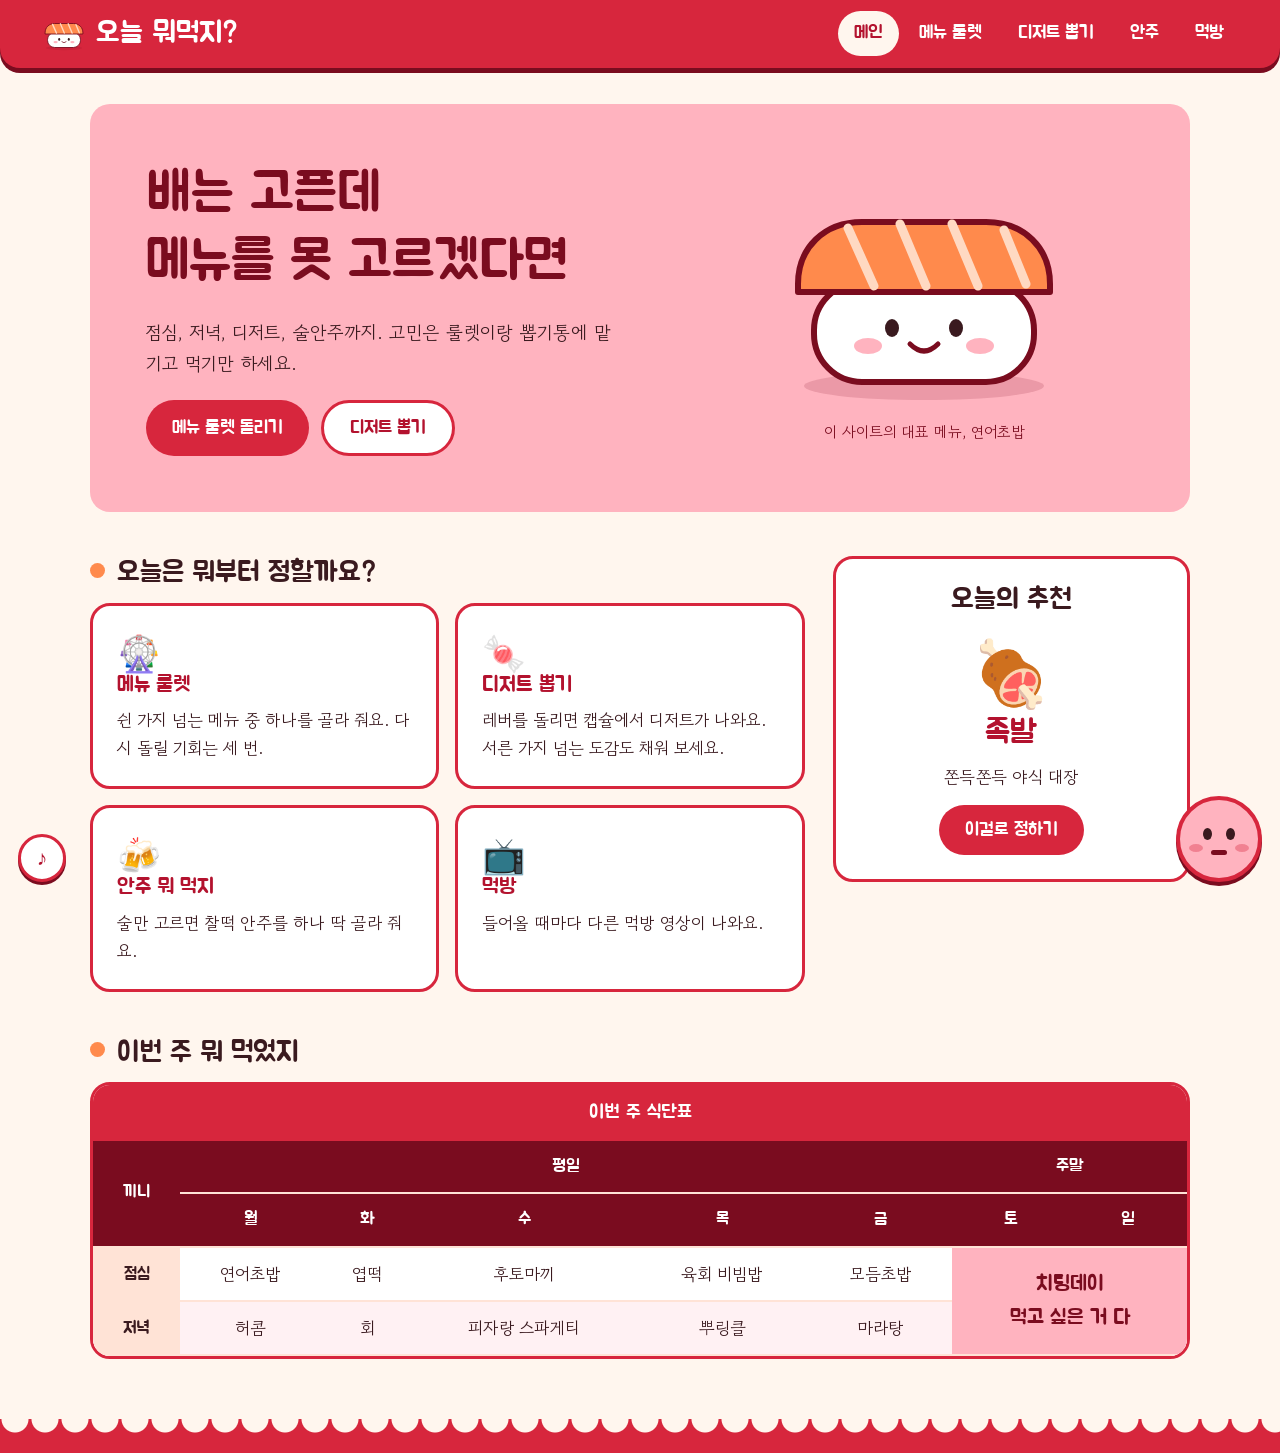
<file: index.html>
<!DOCTYPE html>
<!-- [평가 1] HTML 기본 구조 : DOCTYPE → html → head → body -->
<html lang="ko">
<head>
  <meta charset="UTF-8">
  <meta name="viewport" content="width=device-width, initial-scale=1">
  <meta name="description" content="오늘 뭐 먹을지 대신 골라 주는 메뉴 룰렛, 디저트 뽑기, 안주 추천 사이트">
  <title>오늘 뭐먹지? — 메인</title>
  <link rel="icon" href="img/salmon-sushi.svg" type="image/svg+xml">
  <link rel="preconnect" href="https://fonts.googleapis.com">
  <link rel="preconnect" href="https://fonts.gstatic.com" crossorigin>
  <link rel="stylesheet" href="https://fonts.googleapis.com/css2?family=Jua&family=Gowun+Dodum&display=swap">
  <!-- 스타일 합치기 : 공통 → 페이지 전용 순서 -->
  <link rel="stylesheet" href="css/common.css">
  <link rel="stylesheet" href="css/index.css">
</head>
<body>

  <!-- [평가 4] 시맨틱 태그 : header / nav -->
  <header class="site-header">
    <a class="logo" href="index.html"><img src="img/salmon-sushi.svg" alt="" width="48" height="36">오늘 뭐먹지?</a>
    <nav class="site-nav" aria-label="주요 메뉴">
      <ul>
        <!-- [평가 3] 하이퍼링크 (페이지 이동) -->
        <li><a href="index.html" class="active" aria-current="page">메인</a></li>
        <li><a href="roulette.html">메뉴 룰렛</a></li>
        <li><a href="dessert.html">디저트 뽑기</a></li>
        <li><a href="anju.html">안주</a></li>
        <li><a href="mukbang.html">먹방</a></li>
      </ul>
    </nav>
  </header>

  <!-- [평가 4] 시맨틱 태그 : main / section / article / aside / figure -->
  <main class="container">

    <section class="hero" aria-labelledby="hero-title">
      <div class="hero-text">
        <h1 id="hero-title">배는 고픈데<br>메뉴를 못 고르겠다면</h1>
        <p>점심, 저녁, 디저트, 술안주까지. 고민은 룰렛이랑 뽑기통에 맡기고 먹기만 하세요.</p>
        <div class="hero-actions">
          <a class="btn" href="roulette.html">메뉴 룰렛 돌리기</a>
          <a class="btn btn-outline" href="dessert.html">디저트 뽑기</a>
        </div>
      </div>
      <!-- [평가 3] 그림 삽입 (직접 그린 SVG) -->
      <figure class="hero-figure">
        <img src="img/salmon-sushi.svg" alt="웃고 있는 연어초밥 캐릭터" width="320" height="240">
        <figcaption>이 사이트의 대표 메뉴, 연어초밥</figcaption>
      </figure>
    </section>

    <div class="home-grid">
      <section aria-labelledby="shortcut-title">
        <h2 class="section-title" id="shortcut-title">오늘은 뭐부터 정할까요?</h2>
        <div class="shortcuts">
          <article class="card shortcut">
            <span class="shortcut-icon" aria-hidden="true">🎡</span>
            <h3><a class="stretch" href="roulette.html">메뉴 룰렛</a></h3>
            <p>쉰 가지 넘는 메뉴 중 하나를 골라 줘요. 다시 돌릴 기회는 세 번.</p>
          </article>
          <article class="card shortcut">
            <span class="shortcut-icon" aria-hidden="true">🍬</span>
            <h3><a class="stretch" href="dessert.html">디저트 뽑기</a></h3>
            <p>레버를 돌리면 캡슐에서 디저트가 나와요. 서른 가지 넘는 도감도 채워 보세요.</p>
          </article>
          <article class="card shortcut">
            <span class="shortcut-icon" aria-hidden="true">🍻</span>
            <h3><a class="stretch" href="anju.html">안주 뭐 먹지</a></h3>
            <p>술만 고르면 찰떡 안주를 하나 딱 골라 줘요.</p>
          </article>
          <article class="card shortcut">
            <span class="shortcut-icon" aria-hidden="true">📺</span>
            <h3><a class="stretch" href="mukbang.html">먹방</a></h3>
            <p>들어올 때마다 다른 먹방 영상이 나와요.</p>
          </article>
        </div>
      </section>

      <aside class="home-side">
        <article class="card today" aria-labelledby="today-title">
          <h2 id="today-title">오늘의 추천</h2>
          <p class="today-emoji" id="today-emoji" aria-hidden="true">🍣</p>
          <p class="today-name" id="today-name">연어초밥</p>
          <p id="today-comment">새로고침하면 다른 메뉴가 나와요.</p>
          <a class="btn" id="today-link" href="roulette.html">이걸로 정하기</a>
        </article>

      </aside>
    </div>

    <section aria-labelledby="week-title">
      <h2 class="section-title" id="week-title">이번 주 뭐 먹었지</h2>
      <!-- [평가 2] TABLE : caption, thead/tbody, th, rowspan, colspan 사용 -->
      <div class="table-wrap">
        <table>
          <caption>이번 주 식단표</caption>
          <thead>
            <tr>
              <th scope="col" rowspan="2">끼니</th>
              <th scope="colgroup" colspan="5">평일</th>
              <th scope="colgroup" colspan="2">주말</th>
            </tr>
            <tr>
              <th scope="col">월</th>
              <th scope="col">화</th>
              <th scope="col">수</th>
              <th scope="col">목</th>
              <th scope="col">금</th>
              <th scope="col">토</th>
              <th scope="col">일</th>
            </tr>
          </thead>
          <tbody>
            <tr>
              <th scope="row">점심</th>
              <td>연어초밥</td>
              <td>엽떡</td>
              <td>후토마끼</td>
              <td>육회 비빔밥</td>
              <td>모듬초밥</td>
              <td class="cheat" rowspan="2" colspan="2">치팅데이<br>먹고 싶은 거 다</td>
            </tr>
            <tr>
              <th scope="row">저녁</th>
              <td>허콤</td>
              <td>회</td>
              <td>피자랑 스파게티</td>
              <td>뿌링클</td>
              <td>마라탕</td>
            </tr>
          </tbody>
        </table>
      </div>
    </section>

  </main>

  <footer class="site-footer"></footer>

  <!-- 마스코트 : 카드에 마우스를 올리면 입을 벌림 (common.css 7번) -->
  <div class="mascot" aria-hidden="true">
    <span class="eye left"></span><span class="eye right"></span>
    <span class="cheek left"></span><span class="cheek right"></span>
    <span class="mouth"></span><span class="bubble">냠?</span>
  </div>

  <!-- [평가 3] 음악 삽입 : 직접 만든 배경음악, 작은 소리로 계속 재생 (js/common.js) -->
  <audio id="bgm" src="sound/bgm.wav" loop preload="auto"></audio>
  <button type="button" class="bgm-toggle" id="bgm-toggle" aria-label="배경음악 끄기" aria-pressed="true">♪</button>

  <script src="js/data.js"></script>
  <script src="js/common.js"></script>
  <script src="js/index.js"></script>
</body>
</html>
</file>
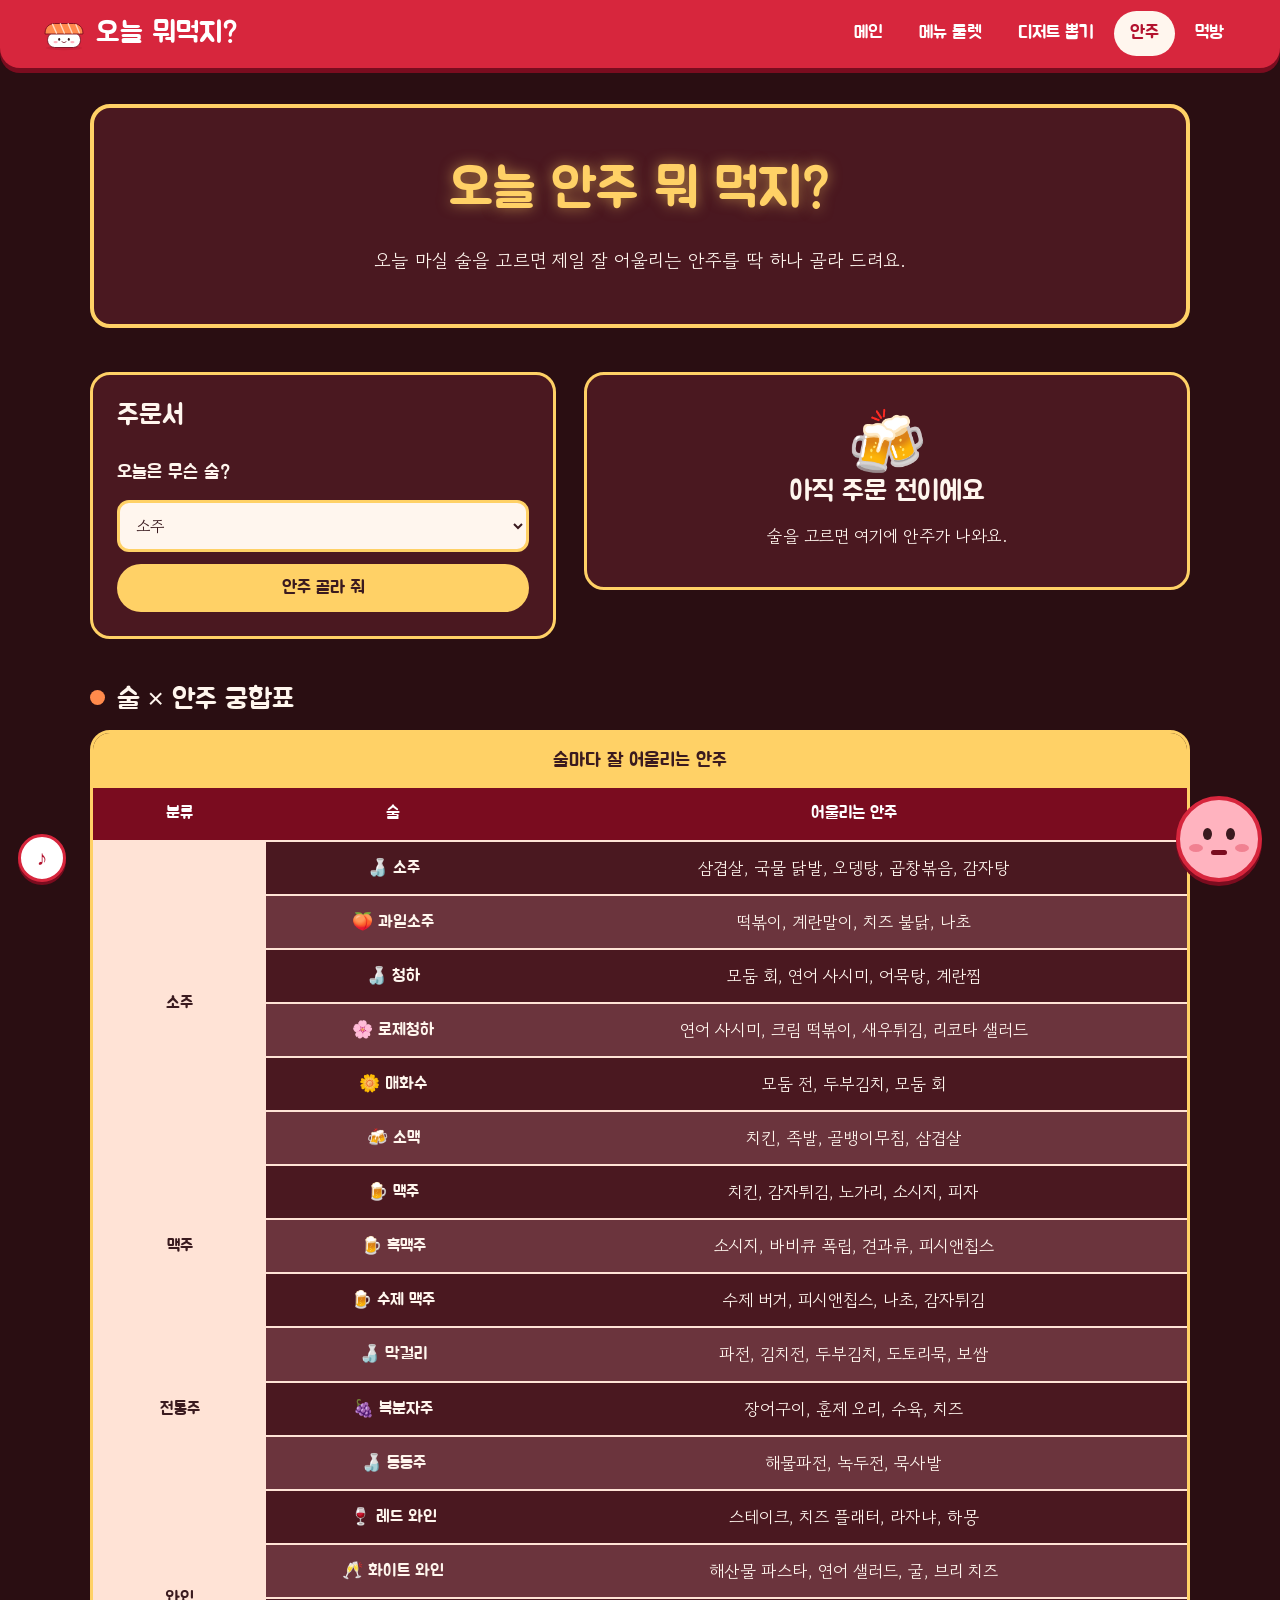
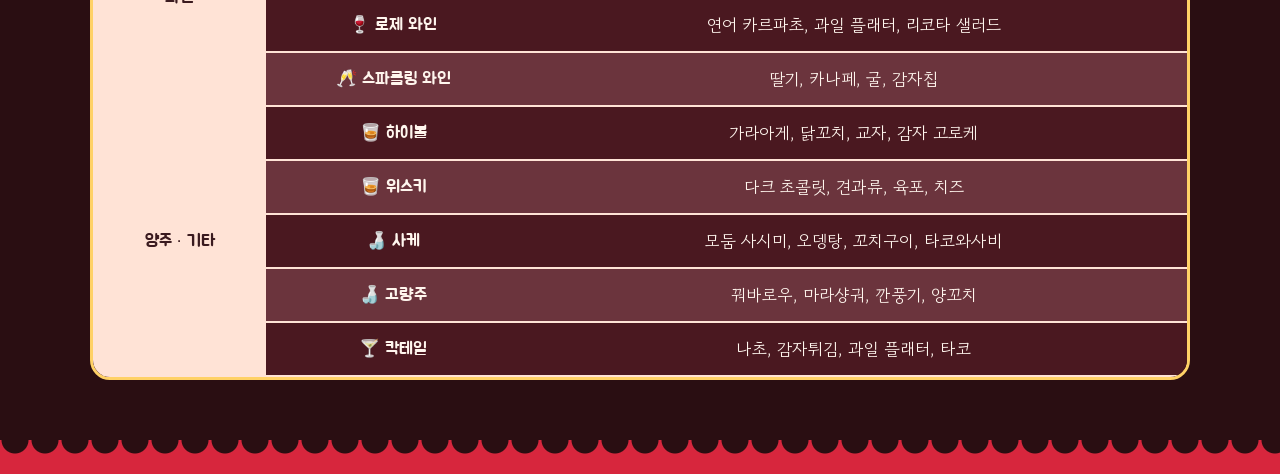
<file: anju.html>
<!DOCTYPE html>
<html lang="ko">
<head>
  <meta charset="UTF-8">
  <meta name="viewport" content="width=device-width, initial-scale=1">
  <title>오늘 뭐먹지? — 안주 뭐 먹지</title>
  <link rel="icon" href="img/salmon-sushi.svg" type="image/svg+xml">
  <link rel="preconnect" href="https://fonts.googleapis.com">
  <link rel="preconnect" href="https://fonts.gstatic.com" crossorigin>
  <link rel="stylesheet" href="https://fonts.googleapis.com/css2?family=Jua&family=Gowun+Dodum&display=swap">
  <link rel="stylesheet" href="css/common.css">
  <link rel="stylesheet" href="css/anju.css">
</head>
<!-- class="pocha" : anju.css 에서 공통 색 변수를 포차 테마로 덮어씀 -->
<body class="pocha">

  <header class="site-header">
    <a class="logo" href="index.html"><img src="img/salmon-sushi.svg" alt="" width="48" height="36">오늘 뭐먹지?</a>
    <nav class="site-nav" aria-label="주요 메뉴">
      <ul>
        <li><a href="index.html">메인</a></li>
        <li><a href="roulette.html">메뉴 룰렛</a></li>
        <li><a href="dessert.html">디저트 뽑기</a></li>
        <li><a href="anju.html" class="active" aria-current="page">안주</a></li>
        <li><a href="mukbang.html">먹방</a></li>
      </ul>
    </nav>
  </header>

  <main class="container">

    <section class="sign" aria-labelledby="sign-title">
      <h1 id="sign-title">오늘 안주 뭐 먹지?</h1>
      <p>오늘 마실 술을 고르면 제일 잘 어울리는 안주를 딱 하나 골라 드려요.</p>
    </section>

    <div class="anju-layout">
      <!-- [가산점 2] GET 방식 폼 : 제출하면 주소가 anju.html?drink=soju 처럼 바뀌고,
           anju.js 가 그 값을 읽어서 결과를 보여 줌 (서버 없이 실제로 동작) -->
      <form class="card anju-form" action="anju.html" method="get">
        <h2>주문서</h2>
        <label for="drink">오늘은 무슨 술?</label>
        <!-- 술 목록은 js/data.js 의 DRINKS 로 자동 생성 (종류별 optgroup) -->
        <select id="drink" name="drink" required></select>
        <button type="submit" class="btn">안주 골라 줘</button>
      </form>

      <article class="card anju-result" id="anju-result" aria-live="polite">
        <div id="anju-empty">
          <p class="big-glass" aria-hidden="true">🍻</p>
          <h2>아직 주문 전이에요</h2>
          <p>술을 고르면 여기에 안주가 나와요.</p>
        </div>

        <div id="anju-filled" hidden>
          <p class="drink-line"><span id="anju-glass" class="glass" aria-hidden="true">🍶</span> <span id="anju-drink"></span>엔</p>
          <p class="anju-pick-emoji" id="anju-emoji" aria-hidden="true"></p>
          <h2 class="anju-pick-name" id="anju-name"></h2>
          <div class="anju-actions">
            <button type="button" class="btn btn-outline" id="reroll">다른 안주</button>
            <button type="button" class="btn" id="cheers">짠! 건배하기</button>
          </div>
          <p class="hangover">내일 아침 해장은 <strong id="hangover-name"></strong> 어때요?
            <a id="hangover-link" href="https://map.naver.com" target="_blank" rel="noopener">근처 가게 찾기</a><br>
            물 한 잔씩 같이 마시는 것도 잊지 말고요.</p>
        </div>
      </article>
    </div>

    <section aria-labelledby="match-title">
      <h2 class="section-title" id="match-title">술 × 안주 궁합표</h2>
      <!-- [평가 2] TABLE : 술 종류마다 rowspan 으로 묶음 -->
      <div class="table-wrap">
        <table>
          <caption>술마다 잘 어울리는 안주</caption>
          <thead>
            <tr>
              <th scope="col">분류</th>
              <th scope="col">술</th>
              <th scope="col">어울리는 안주</th>
            </tr>
          </thead>
          <!-- 표 내용은 js/data.js 의 DRINKS 로 자동 생성 (술 종류별 rowspan) -->
          <tbody id="match-table"></tbody>
        </table>
      </div>
    </section>

  </main>

  <footer class="site-footer"></footer>

  <div class="mascot" aria-hidden="true">
    <span class="eye left"></span><span class="eye right"></span>
    <span class="cheek left"></span><span class="cheek right"></span>
    <span class="mouth"></span><span class="bubble">짠?</span>
  </div>

  <audio id="cheers-sound" src="sound/cheers.wav" preload="auto"></audio>

  <!-- [평가 3] 음악 삽입 : 직접 만든 배경음악, 작은 소리로 계속 재생 (js/common.js) -->
  <audio id="bgm" src="sound/bgm.wav" loop preload="auto"></audio>
  <button type="button" class="bgm-toggle" id="bgm-toggle" aria-label="배경음악 끄기" aria-pressed="true">♪</button>

  <script src="js/data.js"></script>
  <script src="js/common.js"></script>
  <script src="js/anju.js"></script>
</body>
</html>
</file>
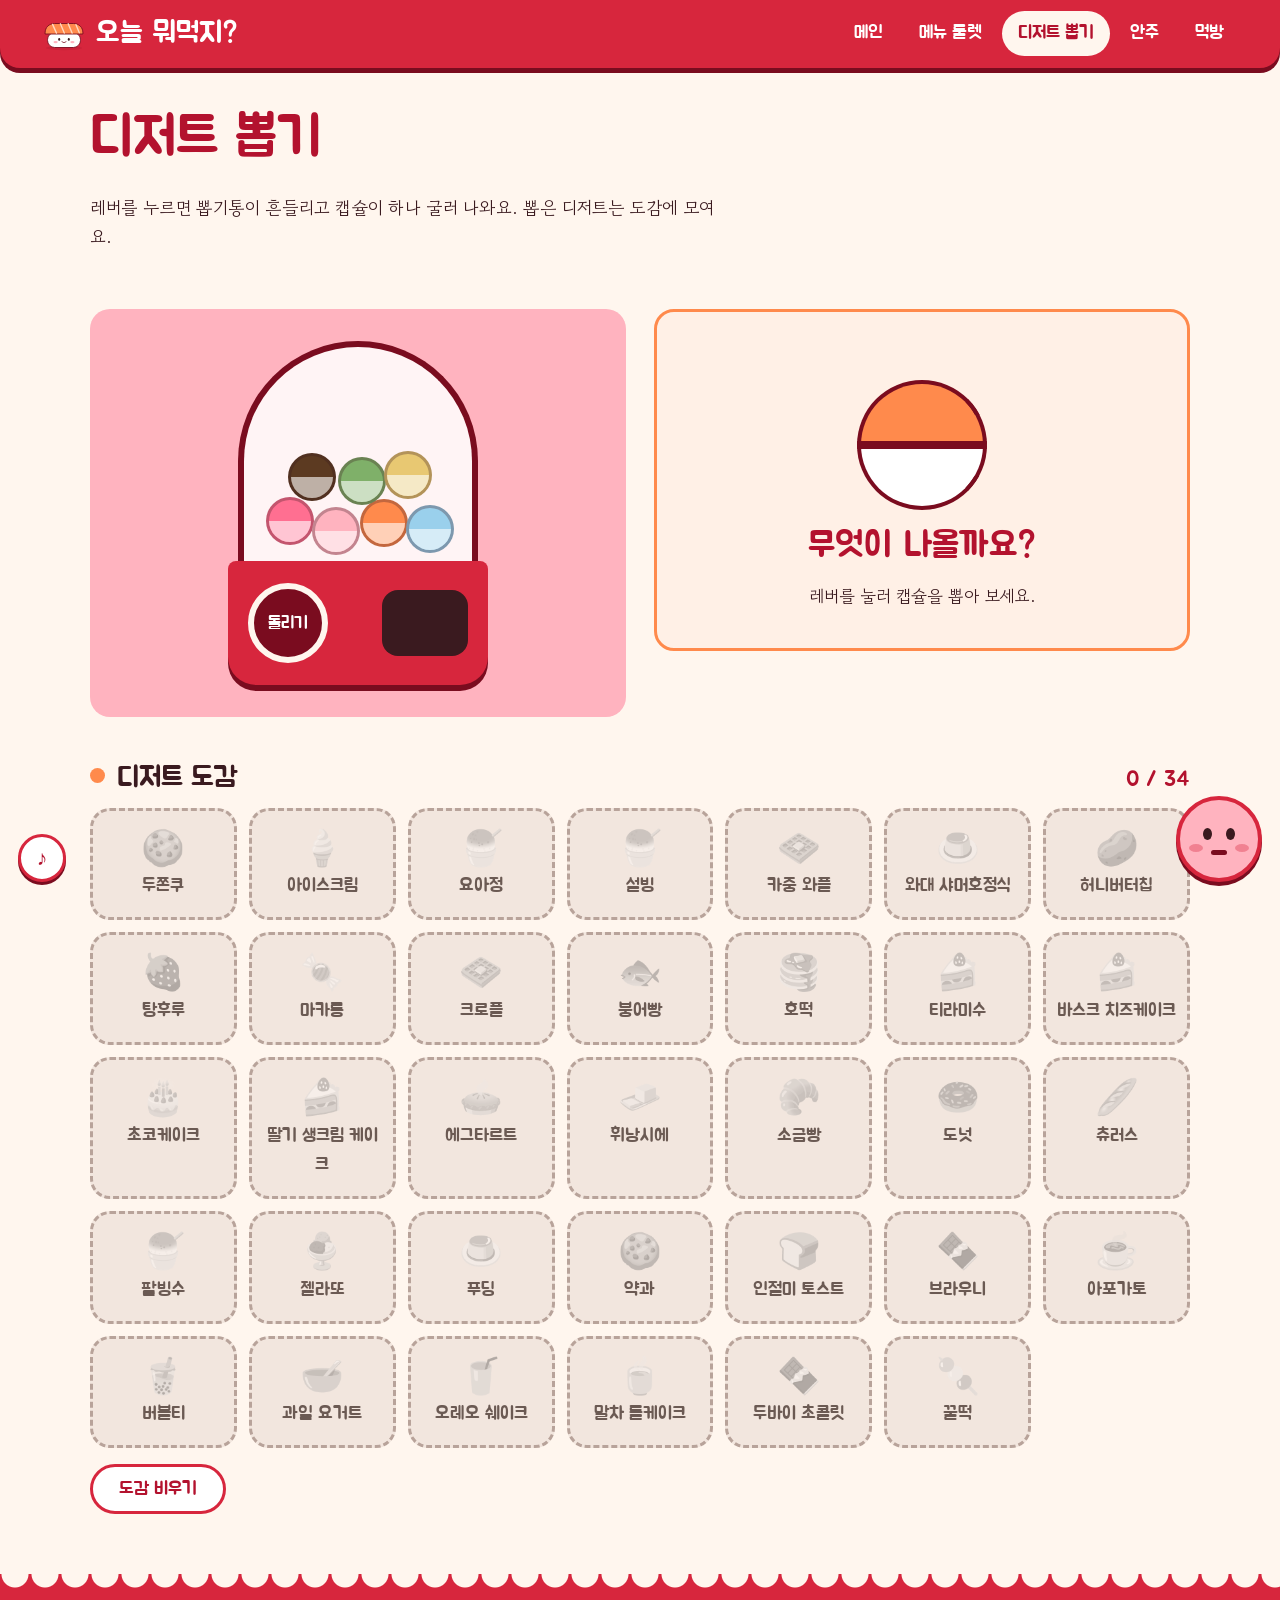
<file: dessert.html>
<!DOCTYPE html>
<html lang="ko">
<head>
  <meta charset="UTF-8">
  <meta name="viewport" content="width=device-width, initial-scale=1">
  <title>오늘 뭐먹지? — 디저트 뽑기</title>
  <link rel="icon" href="img/salmon-sushi.svg" type="image/svg+xml">
  <link rel="preconnect" href="https://fonts.googleapis.com">
  <link rel="preconnect" href="https://fonts.gstatic.com" crossorigin>
  <link rel="stylesheet" href="https://fonts.googleapis.com/css2?family=Jua&family=Gowun+Dodum&display=swap">
  <!-- 스타일 합치기 : 공통 → 페이지 전용 순서 -->
  <link rel="stylesheet" href="css/common.css">
  <link rel="stylesheet" href="css/dessert.css">
</head>
<body>

  <header class="site-header">
    <a class="logo" href="index.html"><img src="img/salmon-sushi.svg" alt="" width="48" height="36">오늘 뭐먹지?</a>
    <nav class="site-nav" aria-label="주요 메뉴">
      <ul>
        <li><a href="index.html">메인</a></li>
        <li><a href="roulette.html">메뉴 룰렛</a></li>
        <li><a href="dessert.html" class="active" aria-current="page">디저트 뽑기</a></li>
        <li><a href="anju.html">안주</a></li>
        <li><a href="mukbang.html">먹방</a></li>
      </ul>
    </nav>
  </header>

  <main class="container">

    <section class="page-intro">
      <h1>디저트 뽑기</h1>
      <p>레버를 누르면 뽑기통이 흔들리고 캡슐이 하나 굴러 나와요. 뽑은 디저트는 도감에 모여요.</p>
      <!-- 룰렛 결과에서 ?main=메뉴 로 넘어오면 궁합 힌트 표시 (GET) -->
      <p class="hint" id="dessert-hint" hidden></p>
    </section>

    <div class="gacha-layout">
      <section class="machine-area" aria-label="뽑기통">
        <div class="machine" id="machine">
          <div class="dome">
            <span class="capsule-in"></span><span class="capsule-in"></span><span class="capsule-in"></span>
            <span class="capsule-in"></span><span class="capsule-in"></span><span class="capsule-in"></span>
            <span class="capsule-in"></span>
          </div>
          <div class="base">
            <button type="button" id="lever">돌리기</button>
            <div class="outlet" aria-hidden="true"><div id="drop-capsule"></div></div>
          </div>
        </div>
      </section>

      <article class="card dessert result" id="dessert-result" aria-live="polite">
        <div class="open-capsule" id="open-capsule" aria-hidden="true">
          <span class="prize" id="dessert-emoji">❔</span>
          <span class="cap-top" id="cap-top"></span>
          <span class="cap-bottom" id="cap-bottom"></span>
        </div>
        <h2 id="dessert-name">무엇이 나올까요?</h2>
        <p id="dessert-msg">레버를 눌러 캡슐을 뽑아 보세요.</p>
      </article>
    </div>

    <section class="dogam" id="dogam" aria-labelledby="dogam-title">
      <div class="dogam-head">
        <h2 class="section-title" id="dogam-title">디저트 도감</h2>
        <p class="dogam-count" id="dogam-count"></p>
      </div>
      <!-- 목록은 js/data.js 의 DESSERTS 로 자동 생성, 못 뽑은 건 data-got="no" -->
      <ul class="dogam-list" id="dogam-list"></ul>
      <p class="master">디저트 마스터 달성! 도감을 전부 채웠어요.</p>
      <button type="button" class="btn btn-outline" id="dogam-reset">도감 비우기</button>
    </section>


  </main>

  <footer class="site-footer"></footer>

  <div class="mascot" aria-hidden="true">
    <span class="eye left"></span><span class="eye right"></span>
    <span class="cheek left"></span><span class="cheek right"></span>
    <span class="mouth"></span><span class="bubble">냠?</span>
  </div>

  <audio id="gacha-sound" src="sound/gacha.wav" preload="auto"></audio>

  <!-- [평가 3] 음악 삽입 : 직접 만든 배경음악, 작은 소리로 계속 재생 (js/common.js) -->
  <audio id="bgm" src="sound/bgm.wav" loop preload="auto"></audio>
  <button type="button" class="bgm-toggle" id="bgm-toggle" aria-label="배경음악 끄기" aria-pressed="true">♪</button>

  <script src="js/data.js"></script>
  <script src="js/common.js"></script>
  <script src="js/dessert.js"></script>
</body>
</html>
</file>
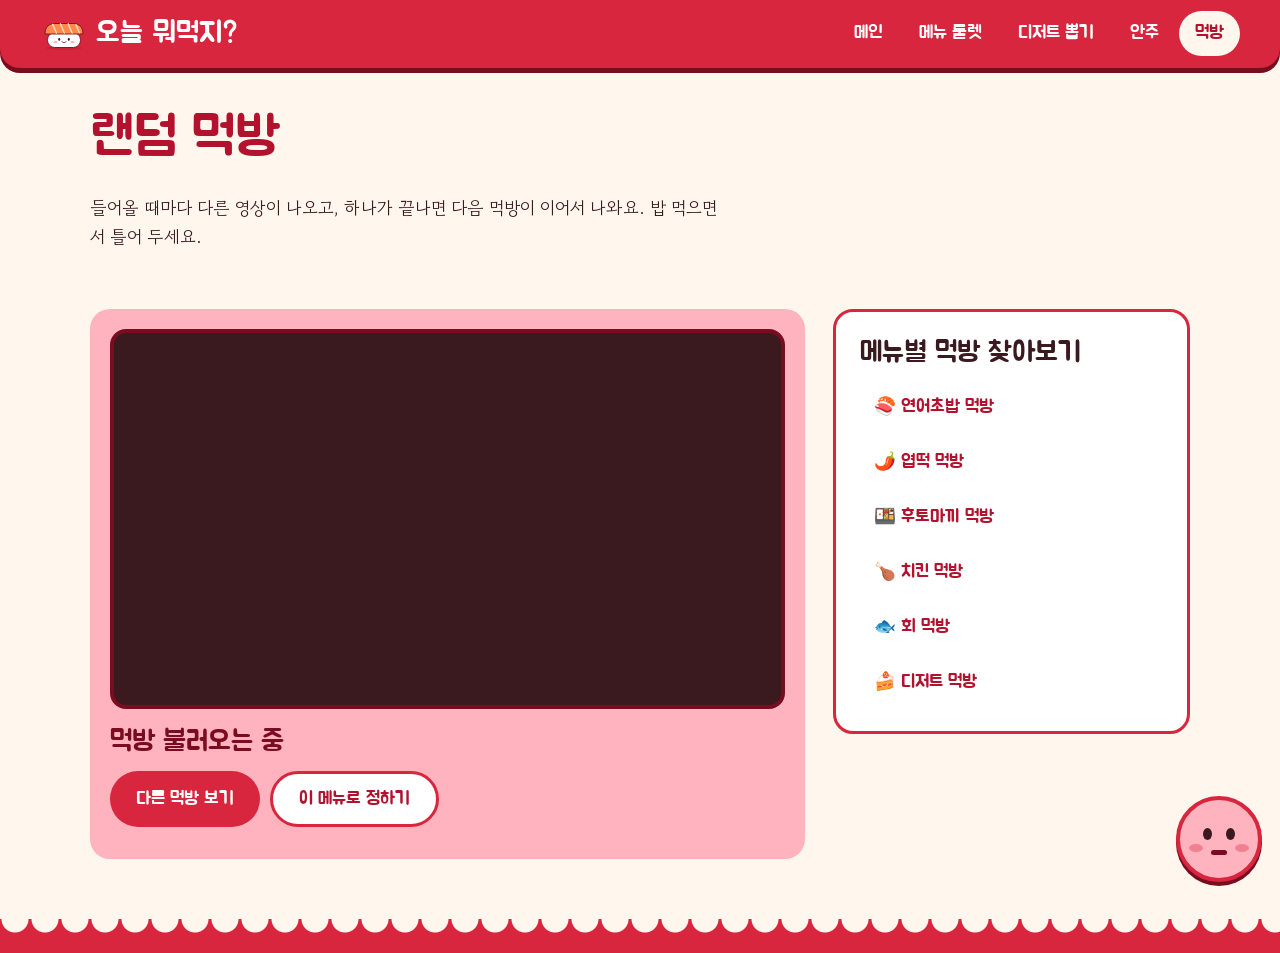
<file: mukbang.html>
<!DOCTYPE html>
<html lang="ko">
<head>
  <meta charset="UTF-8">
  <meta name="viewport" content="width=device-width, initial-scale=1">
  <title>오늘 뭐먹지? — 랜덤 먹방</title>
  <link rel="icon" href="img/salmon-sushi.svg" type="image/svg+xml">
  <link rel="preconnect" href="https://fonts.googleapis.com">
  <link rel="preconnect" href="https://fonts.gstatic.com" crossorigin>
  <link rel="stylesheet" href="https://fonts.googleapis.com/css2?family=Jua&family=Gowun+Dodum&display=swap">
  <link rel="stylesheet" href="css/common.css">
  <link rel="stylesheet" href="css/mukbang.css">
</head>
<body>

  <header class="site-header">
    <a class="logo" href="index.html"><img src="img/salmon-sushi.svg" alt="" width="48" height="36">오늘 뭐먹지?</a>
    <nav class="site-nav" aria-label="주요 메뉴">
      <ul>
        <li><a href="index.html">메인</a></li>
        <li><a href="roulette.html">메뉴 룰렛</a></li>
        <li><a href="dessert.html">디저트 뽑기</a></li>
        <li><a href="anju.html">안주</a></li>
        <li><a href="mukbang.html" class="active" aria-current="page">먹방</a></li>
      </ul>
    </nav>
  </header>

  <main class="container">

    <section class="page-intro">
      <h1>랜덤 먹방</h1>
      <p>들어올 때마다 다른 영상이 나오고, 하나가 끝나면 다음 먹방이 이어서 나와요. 밥 먹으면서 틀어 두세요.</p>
    </section>

    <div class="mukbang-layout">
      <section class="player-area" aria-labelledby="video-title">
        <div class="player-frame">
          <!-- [평가 3] 동영상 삽입 : 유튜브 임베드. enablejsapi=1 로 mukbang.js 가 영상을 바꾸고 이어서 재생 -->
          <iframe id="player"
                  src="https://www.youtube.com/embed/Gcakv7G4PBM?enablejsapi=1&amp;playsinline=1&amp;rel=0"
                  title="먹방 영상"
                  allow="accelerometer; autoplay; clipboard-write; encrypted-media; gyroscope; picture-in-picture"
                  referrerpolicy="strict-origin-when-cross-origin"
                  allowfullscreen></iframe>
        </div>
        <h2 id="video-title">먹방 불러오는 중</h2>
        <div class="player-actions">
          <button type="button" class="btn" id="next-video">다른 먹방 보기</button>
          <a class="btn btn-outline" id="want" href="roulette.html">이 메뉴로 정하기</a>
        </div>
        <p class="video-status" id="video-status" hidden>지금은 영상을 불러올 수 없어요. 오른쪽 목록에서 먹방을 찾아보세요.</p>
      </section>

      <aside class="card search-box" aria-labelledby="search-title">
        <h2 id="search-title">메뉴별 먹방 찾아보기</h2>
        <!-- [평가 3] 하이퍼링크 : 새 탭으로 유튜브 검색 결과 열기 -->
        <ul class="search-links">
          <li><a href="https://www.youtube.com/results?search_query=연어초밥+먹방" target="_blank" rel="noopener">🍣 연어초밥 먹방</a></li>
          <li><a href="https://www.youtube.com/results?search_query=엽떡+먹방" target="_blank" rel="noopener">🌶️ 엽떡 먹방</a></li>
          <li><a href="https://www.youtube.com/results?search_query=후토마끼+먹방" target="_blank" rel="noopener">🍱 후토마끼 먹방</a></li>
          <li><a href="https://www.youtube.com/results?search_query=치킨+먹방" target="_blank" rel="noopener">🍗 치킨 먹방</a></li>
          <li><a href="https://www.youtube.com/results?search_query=회+먹방" target="_blank" rel="noopener">🐟 회 먹방</a></li>
          <li><a href="https://www.youtube.com/results?search_query=디저트+먹방" target="_blank" rel="noopener">🍰 디저트 먹방</a></li>
        </ul>
      </aside>
    </div>

  </main>

  <footer class="site-footer"></footer>

  <!-- 먹방 페이지에서는 마스코트도 계속 냠냠 (chomp) -->
  <div class="mascot chomp" aria-hidden="true">
    <span class="eye left"></span><span class="eye right"></span>
    <span class="cheek left"></span><span class="cheek right"></span>
    <span class="mouth"></span><span class="bubble">냠냠</span>
  </div>

  <script src="js/data.js"></script>
  <script src="js/common.js"></script>
  <script src="js/mukbang.js"></script>
  <script src="https://www.youtube.com/iframe_api"></script>
</body>
</html>
</file>
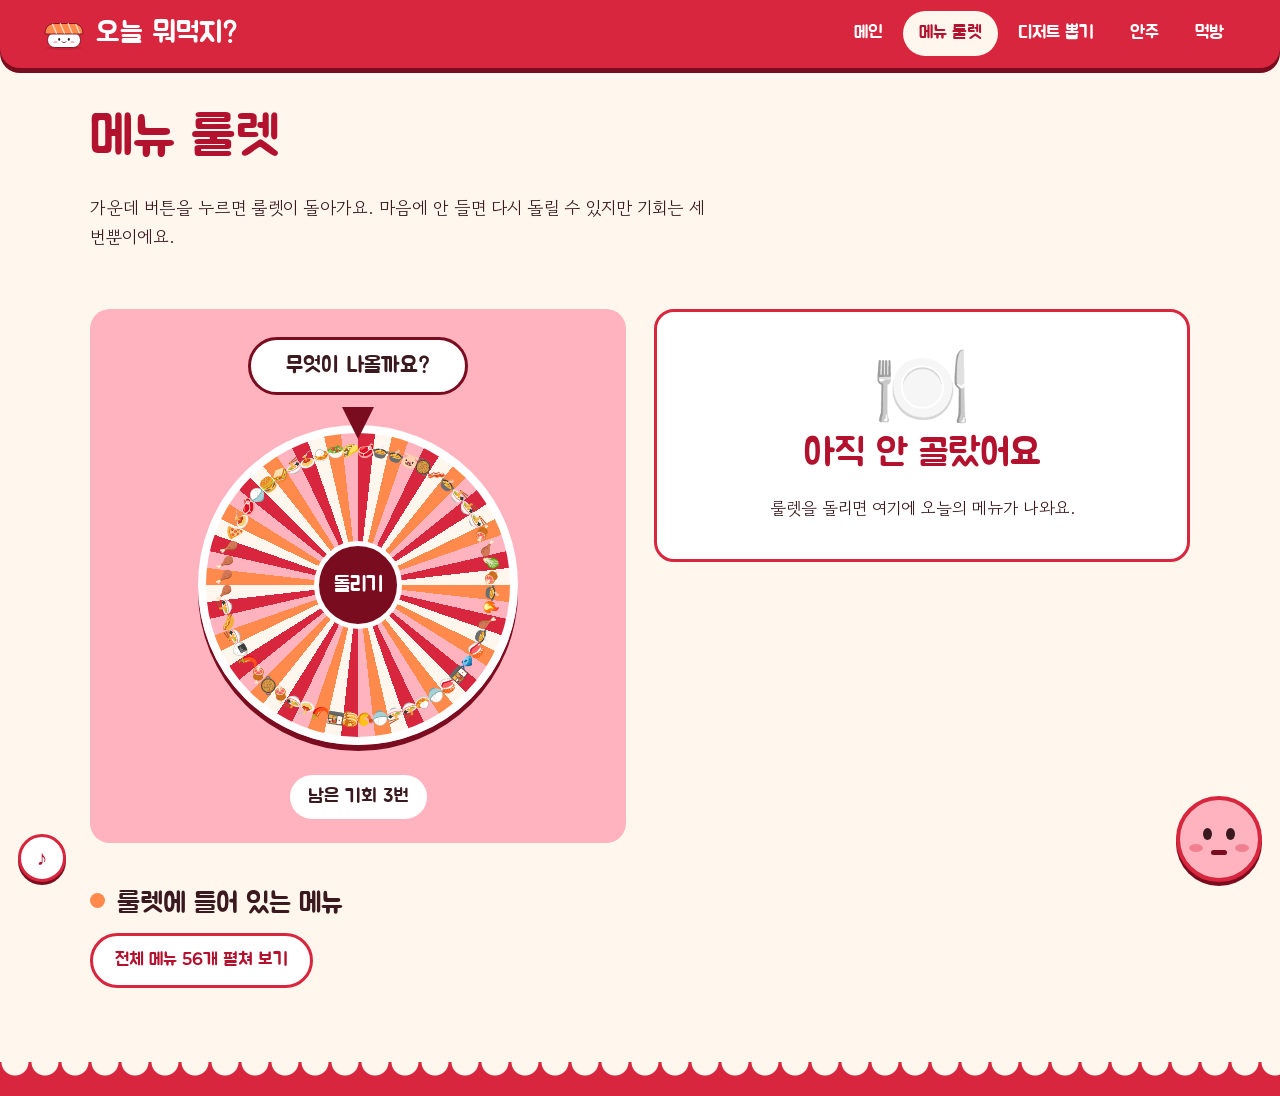
<file: roulette.html>
<!DOCTYPE html>
<html lang="ko">
<head>
  <meta charset="UTF-8">
  <meta name="viewport" content="width=device-width, initial-scale=1">
  <title>오늘 뭐먹지? — 메뉴 룰렛</title>
  <link rel="icon" href="img/salmon-sushi.svg" type="image/svg+xml">
  <link rel="preconnect" href="https://fonts.googleapis.com">
  <link rel="preconnect" href="https://fonts.gstatic.com" crossorigin>
  <link rel="stylesheet" href="https://fonts.googleapis.com/css2?family=Jua&family=Gowun+Dodum&display=swap">
  <link rel="stylesheet" href="css/common.css">
  <link rel="stylesheet" href="css/roulette.css">
</head>
<body>

  <header class="site-header">
    <a class="logo" href="index.html"><img src="img/salmon-sushi.svg" alt="" width="48" height="36">오늘 뭐먹지?</a>
    <nav class="site-nav" aria-label="주요 메뉴">
      <ul>
        <li><a href="index.html">메인</a></li>
        <li><a href="roulette.html" class="active" aria-current="page">메뉴 룰렛</a></li>
        <li><a href="dessert.html">디저트 뽑기</a></li>
        <li><a href="anju.html">안주</a></li>
        <li><a href="mukbang.html">먹방</a></li>
      </ul>
    </nav>
  </header>

  <main class="container">

    <section class="page-intro">
      <h1>메뉴 룰렛</h1>
      <p>가운데 버튼을 누르면 룰렛이 돌아가요. 마음에 안 들면 다시 돌릴 수 있지만 기회는 세 번뿐이에요.</p>
      <!-- 메인 · 먹방 페이지에서 ?pick=메뉴 로 넘어오면 표시 (GET) -->
      <p class="pick-banner" id="pick-banner" hidden></p>
    </section>

    <div class="roulette-layout">
      <section class="wheel-area" aria-label="룰렛판">
        <p class="now-showing" id="now-showing" aria-hidden="true">무엇이 나올까요?</p>
        <div class="wheel-box">
          <div class="pointer" aria-hidden="true"></div>
          <!-- 칸과 글자는 js/data.js 의 MENUS 목록으로 자동 생성 -->
          <div id="wheel" role="img" aria-label="메뉴 룰렛판"></div>
          <button type="button" id="spin">돌리기</button>
        </div>
        <p id="chances">남은 기회 3번</p>
      </section>

      <article class="card result" id="result" aria-live="polite">
        <p class="result-emoji" id="result-emoji" aria-hidden="true">🍽️</p>
        <h2 id="result-name">아직 안 골랐어요</h2>
        <p id="result-comment">룰렛을 돌리면 여기에 오늘의 메뉴가 나와요.</p>
        <p id="result-pair" hidden>어울리는 디저트는 <strong id="pair-name"></strong>.
          <a id="pair-link" href="dessert.html">디저트 뽑으러 가기</a></p>
        <p class="final-msg" id="final-msg" hidden>기회 끝! 고민은 그만, 그냥 이거 드세요.</p>
        <a class="btn btn-outline" id="restart" href="roulette.html" hidden>처음부터 다시</a>
      </article>
    </div>

    <section aria-labelledby="info-title">
      <h2 class="section-title" id="info-title">룰렛에 들어 있는 메뉴</h2>
      <details class="menu-details">
        <summary>전체 메뉴 <span id="menu-count"></span>개 펼쳐 보기</summary>
        <!-- 표 내용은 js/data.js 의 MENUS 로 자동 생성 (종류별로 rowspan) -->
        <div class="table-wrap">
          <table>
            <caption>종류별 메뉴</caption>
            <thead>
              <tr>
                <th scope="col">종류</th>
                <th scope="col">메뉴</th>
                <th scope="col">한 줄 소개</th>
                <th scope="col">근처 가게</th>
              </tr>
            </thead>
            <tbody id="menu-table"></tbody>
          </table>
        </div>
      </details>
    </section>

  </main>

  <footer class="site-footer"></footer>

  <div class="mascot" aria-hidden="true">
    <span class="eye left"></span><span class="eye right"></span>
    <span class="cheek left"></span><span class="cheek right"></span>
    <span class="mouth"></span><span class="bubble">냠?</span>
  </div>

  <!-- 룰렛이 멈출 때 효과음 (직접 만든 소리) -->
  <audio id="ding" src="sound/ding.wav" preload="auto"></audio>

  <!-- [평가 3] 음악 삽입 : 직접 만든 배경음악, 작은 소리로 계속 재생 (js/common.js) -->
  <audio id="bgm" src="sound/bgm.wav" loop preload="auto"></audio>
  <button type="button" class="bgm-toggle" id="bgm-toggle" aria-label="배경음악 끄기" aria-pressed="true">♪</button>

  <script src="js/data.js"></script>
  <script src="js/common.js"></script>
  <script src="js/roulette.js"></script>
</body>
</html>
</file>
<file: css/common.css>
@charset "UTF-8";
/* =====================================================================
   common.css — 사이트 전체 공통 스타일 (모든 페이지가 가장 먼저 불러옴)

   [평가 5] 직접 정의해서 사용한 셀렉터 종류
     ① 태그(요소) 셀렉터    : body, h1, table, img ...
     ② 클래스 셀렉터        : .card, .btn, .mascot ...
     ③ 아이디 셀렉터        : #wheel, #spin (roulette.css), #lever (dessert.css)
     ④ 자손 셀렉터          : .site-nav a, .mascot .eye
     ⑤ 자식 셀렉터          : .site-nav > ul
     ⑥ 그룹 셀렉터          : h1, h2, h3
     ⑦ 가상 클래스          : a:hover, :focus-visible, tbody tr:nth-child(even)
     ⑧ 가상 요소            : .section-title::before, .stretch::after
     ⑨ 속성 셀렉터          : input[type="radio"], li[data-got="no"] (dessert.css)
     ⑩ 관계 가상 클래스     : body:has(.card:hover) — 박스에 마우스를 올리면 마스코트가 입을 벌림

   [평가 6] 직접 정의한 CSS 규칙 수 : 이 파일에만 40개 이상 (페이지별 CSS 별도)

   [가산점 1] 스타일 합치기 · 오버라이딩
     - 모든 페이지 : common.css(공통) → 페이지별 css 순서로 불러와서 필요한 부분만 덮어씀
     - dessert.css : .card 기본 모양을 .card.dessert 로 덮어쓰기
     - anju.css    : :root 의 역할 변수(--bg, --surface, --accent)만 바꿔서 포차 테마로 전환
   [가산점 3] 유지보수 : 색 · 글꼴 · 둥글기를 아래 :root 변수 한 곳에서 관리
   [가산점 4] 통일감   : 모든 페이지가 같은 헤더 · 카드 · 버튼 · 마스코트 · 커서를 사용
   ===================================================================== */


/* ---------- 1. 디자인 변수 (값을 바꾸면 사이트 전체에 반영) ---------- */
:root {
  --red: #D7263D;
  --red-deep: #7A0C1F;
  --red-text: #B3122E;
  --pink: #FFB3BF;
  --pink-soft: #FFE3D6;
  --cream: #FFF6EE;
  --salmon: #FF8A4C;
  --yellow: #FFD166;
  --ink: #3A1A1F;

  /* 역할 변수 : 페이지 테마를 바꿀 때 이것만 덮어씀 (anju.css 참고) */
  --bg: var(--cream);
  --text: var(--ink);
  --surface: #FFFFFF;
  --accent: var(--red);
  --accent-text: var(--red-text);
  --btn-text: #FFFFFF;

  --radius: 20px;
  --font-title: "Jua", "Apple SD Gothic Neo", "Malgun Gothic", sans-serif;
  --font-body: "Gowun Dodum", "Apple SD Gothic Neo", "Malgun Gothic", sans-serif;
}


/* ---------- 2. 기본 요소 (태그 셀렉터 · 그룹 셀렉터) ---------- */
*,
*::before,
*::after {
  box-sizing: border-box;
}

/* 연어초밥 마우스 커서 (직접 그린 32x32 SVG) */
html {
  cursor: url("../img/cursor-salmon.svg") 6 6, auto;
}

a,
button,
label,
select,
input[type="radio"],
input[type="checkbox"] {
  cursor: url("../img/cursor-salmon.svg") 6 6, pointer;
}

body {
  margin: 0;
  background: var(--bg);
  color: var(--text);
  font-family: var(--font-body);
  font-size: 17px;
  line-height: 1.65;
}

h1, h2, h3 {
  margin: 0 0 0.4em;
  font-family: var(--font-title);
  font-weight: 400;
  line-height: 1.25;
}

h1 {
  font-size: clamp(2.2rem, 5vw, 3.4rem);
  color: var(--accent-text);
}

h2 {
  font-size: 1.75rem;
}

h3 {
  font-size: 1.3rem;
}

p {
  margin: 0 0 0.8em;
}

img {
  max-width: 100%;
  height: auto;
}

a {
  color: var(--accent-text);
  text-underline-offset: 3px;
}

a:hover {
  color: var(--red-deep);
}

:focus-visible {
  outline: 3px solid var(--salmon);
  outline-offset: 3px;
  border-radius: 6px;
}

[hidden] {
  display: none !important;
}


/* ---------- 3. 헤더 · 내비게이션 (모든 페이지 공통) ---------- */
.site-header {
  position: sticky;
  top: 0;
  z-index: 10;
  display: flex;
  flex-wrap: wrap;
  align-items: center;
  justify-content: space-between;
  gap: 10px 20px;
  padding: 10px clamp(16px, 4vw, 40px);
  background: var(--red);
  border-radius: 0 0 var(--radius) var(--radius);
  box-shadow: 0 5px 0 var(--red-deep);
}

.logo {
  display: flex;
  align-items: center;
  gap: 8px;
  font-family: var(--font-title);
  font-size: 1.8rem;
  color: #FFFFFF;
  text-decoration: none;
}

.logo:hover {
  color: var(--cream);
}

.logo img {
  width: 48px;
}

.site-nav > ul {
  display: flex;
  flex-wrap: wrap;
  gap: 4px;
  margin: 0;
  padding: 0;
  list-style: none;
}

.site-nav a {
  display: block;
  padding: 8px 16px;
  border-radius: 999px;
  font-family: var(--font-title);
  font-size: 1.1rem;
  color: #FFFFFF;
  text-decoration: none;
  transition: background-color 0.2s;
}

.site-nav a:hover {
  background: var(--red-deep);
  color: #FFFFFF;
}

/* 지금 보고 있는 페이지 메뉴 */
.site-nav a.active {
  background: var(--cream);
  color: var(--red-text);
}


/* ---------- 4. 레이아웃 ---------- */
.container {
  width: min(1100px, 100% - 32px);
  margin: 36px auto 60px;
  display: flex;
  flex-direction: column;
  gap: 44px;
}

.page-intro p {
  max-width: 36em;
  font-size: 1.1rem;
}

/* 섹션 제목 앞에 연어색 동그라미 (가상 요소) */
.section-title::before {
  content: "";
  display: inline-block;
  width: 0.55em;
  height: 0.55em;
  margin-right: 0.4em;
  border-radius: 50%;
  background: var(--salmon);
  vertical-align: 0.12em;
}

.note {
  font-size: 0.92rem;
  color: var(--accent-text);
}


/* ---------- 5. 카드 · 버튼 (공통 부품) ---------- */
.card {
  position: relative;
  padding: 24px;
  background: var(--surface);
  border: 3px solid var(--accent);
  border-radius: var(--radius);
  transition: transform 0.2s;
}

.card:hover {
  transform: translateY(-4px) rotate(-0.6deg);
}

/* 카드 전체를 눌러도 링크가 열리도록 (가상 요소로 링크 영역 넓히기) */
.stretch::after {
  content: "";
  position: absolute;
  inset: 0;
}

.btn {
  display: inline-flex;
  align-items: center;
  justify-content: center;
  gap: 6px;
  min-height: 48px;
  padding: 10px 26px;
  border: 0;
  border-radius: 999px;
  background: var(--accent);
  color: var(--btn-text);
  font-family: var(--font-title);
  font-size: 1.15rem;
  text-decoration: none;
  transition: background-color 0.2s, transform 0.1s;
}

.btn:hover {
  background: var(--red-deep);
  color: #FFFFFF;
}

.btn:active {
  transform: scale(0.96);
}

.btn:disabled {
  background: #B9A7A2;
  color: #FFFFFF;
  cursor: not-allowed;
}

.btn-outline {
  background: var(--surface);
  color: var(--accent-text);
  border: 3px solid var(--accent);
}

.btn-outline:hover {
  background: var(--pink-soft);
  color: var(--red-deep);
}


/* ---------- 6. 표 ---------- */
.table-wrap {
  overflow-x: auto;
  border: 3px solid var(--accent);
  border-radius: var(--radius);
}

table {
  width: 100%;
  min-width: 560px;
  border-collapse: collapse;
  background: var(--surface);
  text-align: center;
}

caption {
  padding: 12px;
  background: var(--accent);
  color: var(--btn-text);
  font-family: var(--font-title);
  font-size: 1.2rem;
}

th,
td {
  padding: 12px 14px;
  border-bottom: 2px solid var(--pink-soft);
}

thead th {
  background: var(--red-deep);
  color: #FFFFFF;
  font-family: var(--font-title);
  font-weight: 400;
  font-size: 1.05rem;
}

tbody th {
  background: var(--pink-soft);
  color: var(--ink);
  font-family: var(--font-title);
  font-weight: 400;
}

/* 줄무늬 (가상 클래스) */
tbody tr:nth-child(even) td {
  background: color-mix(in srgb, var(--surface), var(--pink) 18%);
}


/* ---------- 7. 마스코트 (모든 페이지 오른쪽 아래) ---------- */
.mascot {
  position: fixed;
  right: 18px;
  bottom: 18px;
  z-index: 20;
  width: 86px;
  height: 86px;
  border: 4px solid var(--red);
  border-radius: 50%;
  background: var(--pink);
  box-shadow: 0 4px 0 var(--red-deep);
  pointer-events: none;
}

.mascot span {
  position: absolute;
  display: block;
}

.mascot .eye {
  top: 28px;
  width: 9px;
  height: 12px;
  border-radius: 50%;
  background: var(--ink);
}

.mascot .eye.left  { left: 23px; }
.mascot .eye.right { right: 23px; }

.mascot .cheek {
  top: 44px;
  width: 14px;
  height: 8px;
  border-radius: 50%;
  background: var(--red);
  opacity: 0.35;
}

.mascot .cheek.left  { left: 9px; }
.mascot .cheek.right { right: 9px; }

.mascot .mouth {
  left: 50%;
  top: 50px;
  width: 16px;
  height: 5px;
  margin-left: -8px;
  border-radius: 6px;
  background: var(--red-deep);
  transition: all 0.18s;
}

.mascot .bubble {
  right: 66px;
  top: -30px;
  padding: 2px 12px;
  border: 3px solid var(--red);
  border-radius: 14px;
  background: #FFFFFF;
  color: var(--red-text);
  font-family: var(--font-title);
  white-space: nowrap;
  opacity: 0;
  transform: scale(0.6);
  transition: all 0.18s;
}

/* ★ 박스(.card)에 마우스를 올릴 때마다 마스코트가 입을 크게 벌림 */
body:has(.card:hover) .mascot .mouth {
  top: 44px;
  width: 30px;
  height: 26px;
  margin-left: -15px;
  border-radius: 50% 50% 50% 50% / 40% 40% 60% 60%;
}

body:has(.card:hover) .mascot .bubble {
  opacity: 1;
  transform: scale(1);
}

/* 먹방 페이지 : 계속 냠냠 */
.mascot.chomp .mouth {
  animation: chomp 0.45s ease-in-out infinite alternate;
}

@keyframes chomp {
  from { top: 50px; height: 5px; }
  to   { top: 44px; width: 26px; height: 22px; margin-left: -13px; border-radius: 50%; }
}


/* ---------- 8. 푸터 (글자 없이 식탁보 모양 장식만) ---------- */
.site-footer {
  height: 34px;
  background: radial-gradient(circle at 50% 0, transparent 13px, var(--red) 14px) repeat-x;
  background-size: 30px 34px;
}


/* ---------- 9. 화면 크기 · 접근성 ---------- */
@media (max-width: 640px) {
  body {
    font-size: 16px;
  }

  .mascot {
    transform: scale(0.75);
    transform-origin: bottom right;
  }
}

@media (prefers-reduced-motion: reduce) {
  *,
  *::before,
  *::after {
    animation-duration: 0.01ms !important;
    animation-iteration-count: 1 !important;
    transition-duration: 0.01ms !important;
  }
}


/* ---------- 10. 배경음악 버튼 (왼쪽 아래) ---------- */
.bgm-toggle {
  position: fixed;
  left: 18px;
  bottom: 18px;
  z-index: 20;
  width: 48px;
  height: 48px;
  border: 3px solid var(--red);
  border-radius: 50%;
  background: #FFFFFF;
  color: var(--red-text);
  font-size: 1.3rem;
  box-shadow: 0 3px 0 var(--red-deep);
}

.bgm-toggle:hover {
  background: var(--pink-soft);
}

/* 꺼져 있을 때는 흐리게 + 사선 */
.bgm-toggle.off {
  color: #8C7A75;
  border-color: #B9A7A2;
  box-shadow: none;
  background: linear-gradient(135deg, transparent 46%, #B9A7A2 46%, #B9A7A2 54%, transparent 54%), #FFFFFF;
}
</file>
<file: css/index.css>
@charset "UTF-8";
/* =====================================================================
   index.css — 메인 페이지 전용 (common.css 다음에 불러옴)
   ===================================================================== */

.hero {
  display: grid;
  grid-template-columns: 1.3fr 1fr;
  align-items: center;
  gap: 24px;
  padding: clamp(28px, 5vw, 56px);
  border-radius: var(--radius);
  background: var(--pink);
}

.hero h1 {
  color: var(--red-deep);
}

.hero-text p {
  max-width: 26em;
  font-size: 1.15rem;
}

.hero-actions {
  display: flex;
  flex-wrap: wrap;
  gap: 12px;
  margin-top: 22px;
}

.hero-figure {
  margin: 0;
  text-align: center;
}

.hero-figure img {
  width: min(320px, 100%);
  animation: bob 3s ease-in-out infinite;
}

.hero-figure figcaption {
  font-size: 0.95rem;
  color: var(--red-deep);
}

@keyframes bob {
  0%, 100% { transform: translateY(0) rotate(-2deg); }
  50%      { transform: translateY(-8px) rotate(2deg); }
}

.home-grid {
  display: grid;
  grid-template-columns: 2fr 1fr;
  gap: 28px;
}

.shortcuts {
  display: grid;
  grid-template-columns: repeat(2, minmax(0, 1fr));
  gap: 16px;
}

.shortcut h3 a {
  color: var(--accent-text);
  text-decoration: none;
}

.shortcut p {
  margin: 0;
}

.shortcut-icon {
  display: block;
  font-size: 2.2rem;
  line-height: 1.2;
}

.home-side {
  display: flex;
  flex-direction: column;
  gap: 20px;
}

.today {
  text-align: center;
}

.today-emoji {
  margin: 0;
  font-size: 4rem;
  line-height: 1.2;
}

.today-name {
  margin: 0 0 4px;
  font-family: var(--font-title);
  font-size: 2rem;
  color: var(--accent-text);
}

td.cheat {
  background: var(--pink);
  font-family: var(--font-title);
  font-size: 1.3rem;
  color: var(--red-deep);
}

@media (max-width: 860px) {
  .hero,
  .home-grid {
    grid-template-columns: 1fr;
  }
}

@media (max-width: 500px) {
  .shortcuts {
    grid-template-columns: 1fr;
  }
}
</file>
<file: css/anju.css>
@charset "UTF-8";
/* =====================================================================
   anju.css — 안주 페이지 전용
   [오버라이딩] 구조와 부품(.card, .btn, 표)은 common.css 그대로 쓰고,
   역할 변수 값만 바꿔서 밤 포차 분위기로 전환
   ===================================================================== */

body.pocha {
  --bg: #2A0E12;
  --text: #FFF6EE;
  --surface: #4A1820;
  --accent: var(--yellow);
  --accent-text: var(--yellow);
  --btn-text: var(--ink);
}

.pocha a:hover {
  color: #FFE7A8;
}

/* 포차 간판 */
.sign {
  padding: clamp(28px, 5vw, 48px);
  border: 4px solid var(--yellow);
  border-radius: var(--radius);
  background: #4A1820;
  text-align: center;
}

.sign h1 {
  color: var(--yellow);
  text-shadow: 0 0 14px rgba(255, 209, 102, 0.55);
}

.sign p {
  margin: 0;
  font-size: 1.15rem;
}

.anju-layout {
  display: grid;
  grid-template-columns: minmax(0, 1fr) minmax(0, 1.3fr);
  align-items: start;
  gap: 28px;
}

/* ---------- 폼 ---------- */
.anju-form {
  display: flex;
  flex-direction: column;
  gap: 12px;
}

.anju-form > label {
  font-family: var(--font-title);
  font-size: 1.2rem;
}

.anju-form select {
  width: 100%;
  min-height: 48px;
  padding: 10px 12px;
  border: 3px solid var(--yellow);
  border-radius: 12px;
  background: var(--cream);
  color: var(--ink);
  font-family: var(--font-body);
  font-size: 1rem;
}

/* ---------- 결과 ---------- */
.anju-result {
  text-align: center;
}

.big-glass {
  margin: 0;
  font-size: 4rem;
  line-height: 1.2;
}

.glass.clink {
  display: inline-block;
  animation: clink 0.5s ease-in-out 2;
}

@keyframes clink {
  0%, 100% { transform: rotate(0); }
  50%      { transform: rotate(-18deg) scale(1.15); }
}

.drink-line {
  margin: 0;
  font-family: var(--font-title);
  font-size: 1.4rem;
}

.glass {
  font-size: 2rem;
  vertical-align: -0.15em;
}

/* 추천 안주 하나를 크게 */
.anju-pick-emoji {
  margin: 8px 0 0;
  font-size: 6rem;
  line-height: 1.1;
}

.anju-pick-name {
  font-size: 2.6rem;
  color: var(--yellow);
}

.anju-pick-name.pop {
  animation: pick 0.35s ease-out;
}

@keyframes pick {
  0%   { transform: scale(0.8); opacity: 0; }
  100% { transform: scale(1); opacity: 1; }
}

.anju-actions {
  display: flex;
  flex-wrap: wrap;
  justify-content: center;
  gap: 10px;
}

/* 술 이름 칸 */
#match-table td:first-of-type {
  font-family: var(--font-title);
}

.hangover {
  margin: 18px 0 0;
  padding: 14px;
  border-radius: 14px;
  background: #2A0E12;
  font-size: 0.98rem;
}

@media (max-width: 820px) {
  .anju-layout {
    grid-template-columns: 1fr;
  }
}

.pocha .btn-outline:hover {
  background: #6B2630;
  color: var(--yellow);
}
</file>
<file: css/dessert.css>
@charset "UTF-8";
/* =====================================================================
   dessert.css — 디저트 뽑기 페이지 전용
   ===================================================================== */

/* [오버라이딩] common.css 의 .card 를 이 페이지에서 색만 덮어씀
   .card(클래스 1개)보다 .card.dessert(클래스 2개)의 명시도가 높음 */
.card.dessert {
  border-color: var(--salmon);
  background: #FFF0E6;
}

.hint {
  padding: 14px 20px;
  border-radius: var(--radius);
  background: var(--yellow);
  font-family: var(--font-title);
  font-size: 1.15rem;
}

.gacha-layout {
  display: grid;
  grid-template-columns: minmax(0, 1fr) minmax(0, 1fr);
  align-items: start;
  gap: 28px;
}

/* ---------- 뽑기통 ---------- */
.machine-area {
  display: flex;
  justify-content: center;
  padding: 32px 16px;
  border-radius: var(--radius);
  background: var(--pink);
}

.machine {
  display: flex;
  flex-direction: column;
  align-items: center;
}

.dome {
  position: relative;
  width: 240px;
  height: 220px;
  overflow: hidden;
  border: 6px solid var(--red-deep);
  border-bottom: 0;
  border-radius: 120px 120px 0 0;
  background: rgba(255, 255, 255, 0.85);
  transform-origin: bottom center;
}

.capsule-in {
  position: absolute;
  width: 48px;
  height: 48px;
  overflow: hidden;
  border: 3px solid rgba(58, 26, 31, 0.3);
  border-radius: 50%;
}

/* 캡슐 아랫부분은 반투명 흰색 (가상 요소) */
.capsule-in::after {
  content: "";
  position: absolute;
  left: 0;
  right: 0;
  bottom: 0;
  height: 50%;
  background: rgba(255, 255, 255, 0.6);
}

/* 캡슐 위치 : nth-child 로 하나씩 */
.capsule-in:nth-child(1) { left: 22px;  top: 150px; }
.capsule-in:nth-child(2) { left: 68px;  top: 160px; }
.capsule-in:nth-child(3) { left: 116px; top: 152px; }
.capsule-in:nth-child(4) { left: 162px; top: 158px; }
.capsule-in:nth-child(5) { left: 44px;  top: 106px; }
.capsule-in:nth-child(6) { left: 94px;  top: 110px; }
.capsule-in:nth-child(7) { left: 140px; top: 104px; }

.base {
  display: flex;
  align-items: center;
  justify-content: space-between;
  width: 260px;
  padding: 22px 20px;
  border-radius: 8px 8px 28px 28px;
  background: var(--red);
  box-shadow: 0 6px 0 var(--red-deep);
}

#lever {
  width: 80px;
  height: 80px;
  border: 6px solid var(--cream);
  border-radius: 50%;
  background: var(--red-deep);
  color: #FFFFFF;
  font-family: var(--font-title);
  font-size: 1.05rem;
  transition: transform 0.6s;
}

#lever:hover:not(:disabled) {
  background: var(--ink);
}

#lever:disabled {
  cursor: wait;
}

.outlet {
  display: flex;
  align-items: center;
  justify-content: center;
  width: 86px;
  height: 66px;
  overflow: hidden;
  border-radius: 16px;
  background: var(--ink);
}

#drop-capsule {
  width: 44px;
  height: 44px;
  border-radius: 50%;
  opacity: 0;
}

#drop-capsule.drop {
  animation: drop 0.6s ease-out forwards;
}

@keyframes drop {
  0%   { transform: translateY(-60px); opacity: 1; }
  70%  { transform: translateY(6px); opacity: 1; }
  100% { transform: translateY(0); opacity: 1; }
}

/* 레버를 누르면 통이 흔들림 */
.machine.shake .dome {
  animation: shake 0.7s ease-in-out;
}

@keyframes shake {
  0%, 100% { transform: rotate(0); }
  20% { transform: rotate(-4deg); }
  40% { transform: rotate(4deg); }
  60% { transform: rotate(-3deg); }
  80% { transform: rotate(2deg); }
}

/* ---------- 뽑은 결과 ---------- */
.result {
  text-align: center;
}

.open-capsule {
  position: relative;
  width: 130px;
  height: 130px;
  margin: 44px auto 14px;
}

.open-capsule .prize {
  position: absolute;
  inset: 0;
  display: flex;
  align-items: center;
  justify-content: center;
  font-size: 3.6rem;
  opacity: 0;
  transition: opacity 0.3s 0.15s;
}

.cap-top,
.cap-bottom {
  position: absolute;
  left: 0;
  width: 130px;
  height: 65px;
  border: 4px solid var(--red-deep);
  transition: transform 0.4s;
}

.cap-top {
  top: 0;
  border-radius: 65px 65px 0 0;
  background: var(--salmon);
  transform-origin: left bottom;
}

.cap-bottom {
  bottom: 0;
  border-radius: 0 0 65px 65px;
  background: #FFFFFF;
}

/* 캡슐 열림 */
.open-capsule.open .cap-top {
  transform: translateY(-22px) rotate(-28deg);
}

.open-capsule.open .cap-bottom {
  transform: translateY(18px);
}

.open-capsule.open .prize {
  opacity: 1;
}

#dessert-name {
  font-size: 2.2rem;
  color: var(--accent-text);
}

/* ---------- 도감 ---------- */
.dogam-head {
  display: flex;
  flex-wrap: wrap;
  align-items: baseline;
  justify-content: space-between;
  gap: 10px;
}

.dogam-count {
  margin: 0;
  font-family: var(--font-title);
  font-size: 1.4rem;
  color: var(--accent-text);
}

.dogam-list {
  display: grid;
  grid-template-columns: repeat(auto-fill, minmax(128px, 1fr));
  gap: 12px;
  margin: 0 0 16px;
  padding: 0;
  list-style: none;
}

.dogam-list li {
  padding: 16px 10px;
  border: 3px solid var(--salmon);
  border-radius: var(--radius);
  background: #FFFFFF;
  text-align: center;
  font-family: var(--font-title);
  font-size: 1.1rem;
}

.dogam-emoji {
  display: block;
  font-size: 2.2rem;
  line-height: 1.3;
}

/* [속성 셀렉터] 아직 못 뽑은 디저트는 흐리게 */
.dogam-list li[data-got="no"] {
  border-style: dashed;
  border-color: #B8A39A;
  background: #F2E6DE;
  color: #6B5A53;
}

.dogam-list li[data-got="no"] .dogam-emoji {
  filter: grayscale(1);
  opacity: 0.35;
}

.master {
  display: none;
  padding: 14px 20px;
  border-radius: var(--radius);
  background: var(--yellow);
  font-family: var(--font-title);
  font-size: 1.3rem;
}

.dogam.complete .master {
  display: block;
}

@media (max-width: 820px) {
  .gacha-layout {
    grid-template-columns: 1fr;
  }
}
</file>
<file: css/mukbang.css>
@charset "UTF-8";
/* =====================================================================
   mukbang.css — 먹방 페이지 전용
   ===================================================================== */

.mukbang-layout {
  display: grid;
  grid-template-columns: minmax(0, 2fr) minmax(0, 1fr);
  align-items: start;
  gap: 28px;
}

.player-area {
  padding: 20px;
  border-radius: var(--radius);
  background: var(--pink);
}

/* 16:9 비율 유지 */
.player-frame {
  aspect-ratio: 16 / 9;
  overflow: hidden;
  margin-bottom: 16px;
  border: 4px solid var(--red-deep);
  border-radius: 16px;
  background: var(--ink);
}

.player-frame iframe,
#player {
  display: block;
  width: 100%;
  height: 100%;
  border: 0;
}

#video-title {
  color: var(--red-deep);
}

.player-actions {
  display: flex;
  flex-wrap: wrap;
  gap: 10px;
  margin-bottom: 12px;
}

.video-status {
  margin: 0;
  padding: 10px 14px;
  border-radius: 12px;
  background: #FFFFFF;
  color: var(--red-deep);
}

.search-links {
  display: flex;
  flex-direction: column;
  gap: 6px;
  margin: 0;
  padding: 0;
  list-style: none;
}

.search-links a {
  display: block;
  padding: 10px 14px;
  border-radius: 12px;
  font-family: var(--font-title);
  font-size: 1.1rem;
  text-decoration: none;
}

.search-links a:hover {
  background: var(--pink-soft);
}

@media (max-width: 860px) {
  .mukbang-layout {
    grid-template-columns: 1fr;
  }
}
</file>
<file: css/roulette.css>
@charset "UTF-8";
/* =====================================================================
   roulette.css — 메뉴 룰렛 페이지 전용 (아이디 셀렉터 위주)
   ===================================================================== */

.pick-banner {
  padding: 14px 20px;
  border-radius: var(--radius);
  background: var(--yellow);
  font-family: var(--font-title);
  font-size: 1.15rem;
}

.roulette-layout {
  display: grid;
  grid-template-columns: minmax(0, 1fr) minmax(0, 1fr);
  align-items: start;
  gap: 28px;
}

.wheel-area {
  display: flex;
  flex-direction: column;
  align-items: center;
  gap: 30px;
  padding: 28px 16px 24px;
  border-radius: var(--radius);
  background: var(--pink);
}

.wheel-box {
  position: relative;
  width: 320px;
  height: 320px;
  border-radius: 50%;
  box-shadow: 0 6px 0 var(--red-deep);
}

.pointer {
  position: absolute;
  left: 50%;
  top: -18px;
  z-index: 2;
  margin-left: -16px;
  border-left: 16px solid transparent;
  border-right: 16px solid transparent;
  border-top: 32px solid var(--red-deep);
}

/* 룰렛판 : 배경(conic-gradient)은 roulette.js 가 메뉴 수에 맞춰 넣음 */
#wheel {
  position: relative;
  width: 100%;
  height: 100%;
  border: 8px solid #FFFFFF;
  border-radius: 50%;
  transition: transform 4s cubic-bezier(0.15, 0.85, 0.2, 1);
}

/* 칸마다 메뉴 이모지 (위치는 roulette.js 가 각도로 계산) */
.wheel-emoji {
  position: absolute;
  left: 50%;
  top: 50%;
  width: 20px;
  height: 20px;
  margin: -10px 0 0 -10px;
  font-size: 14px;
  line-height: 20px;
  text-align: center;
}

/* 바늘이 가리키는 메뉴를 실시간으로 보여 주는 이름표 */
.now-showing {
  min-width: 220px;
  margin: 0;
  padding: 8px 20px;
  border: 3px solid var(--red-deep);
  border-radius: 999px;
  background: #FFFFFF;
  font-family: var(--font-title);
  font-size: 1.35rem;
  text-align: center;
}

#spin {
  position: absolute;
  left: 50%;
  top: 50%;
  z-index: 3;
  width: 88px;
  height: 88px;
  border: 5px solid #FFFFFF;
  border-radius: 50%;
  background: var(--red-deep);
  color: #FFFFFF;
  font-family: var(--font-title);
  font-size: 1.3rem;
  transform: translate(-50%, -50%);
}

#spin:hover:not(:disabled) {
  background: var(--red);
}

#spin:disabled {
  background: #B9A7A2;
  cursor: not-allowed;
}

#chances {
  margin: 0;
  padding: 6px 18px;
  border-radius: 999px;
  background: #FFFFFF;
  font-family: var(--font-title);
  font-size: 1.2rem;
}

.result {
  text-align: center;
}

.result-emoji {
  margin: 0 0 6px;
  font-size: 5rem;
  line-height: 1.1;
}

#result-name {
  font-size: 2.4rem;
  color: var(--accent-text);
}

.final-msg {
  padding: 10px 14px;
  border-radius: 12px;
  background: var(--yellow);
  font-family: var(--font-title);
  font-size: 1.15rem;
}

/* 결과가 바뀔 때 통 튀는 효과 */
.result.pop {
  animation: pop 0.4s ease-out;
}

@keyframes pop {
  0%   { transform: scale(0.88); }
  60%  { transform: scale(1.04); }
  100% { transform: scale(1); }
}

/* 전체 메뉴 표 접기 · 펼치기 */
.menu-details summary {
  display: inline-block;
  margin-bottom: 14px;
  padding: 10px 22px;
  border: 3px solid var(--accent);
  border-radius: 999px;
  background: var(--surface);
  color: var(--accent-text);
  font-family: var(--font-title);
  font-size: 1.1rem;
}

.menu-details summary:hover {
  background: var(--pink-soft);
}

.menu-details[open] summary {
  background: var(--accent);
  color: #FFFFFF;
}

@media (max-width: 400px) {
  .wheel-box {
    transform: scale(0.85);
  }
}

@media (max-width: 820px) {
  .roulette-layout {
    grid-template-columns: 1fr;
  }
}
</file>
